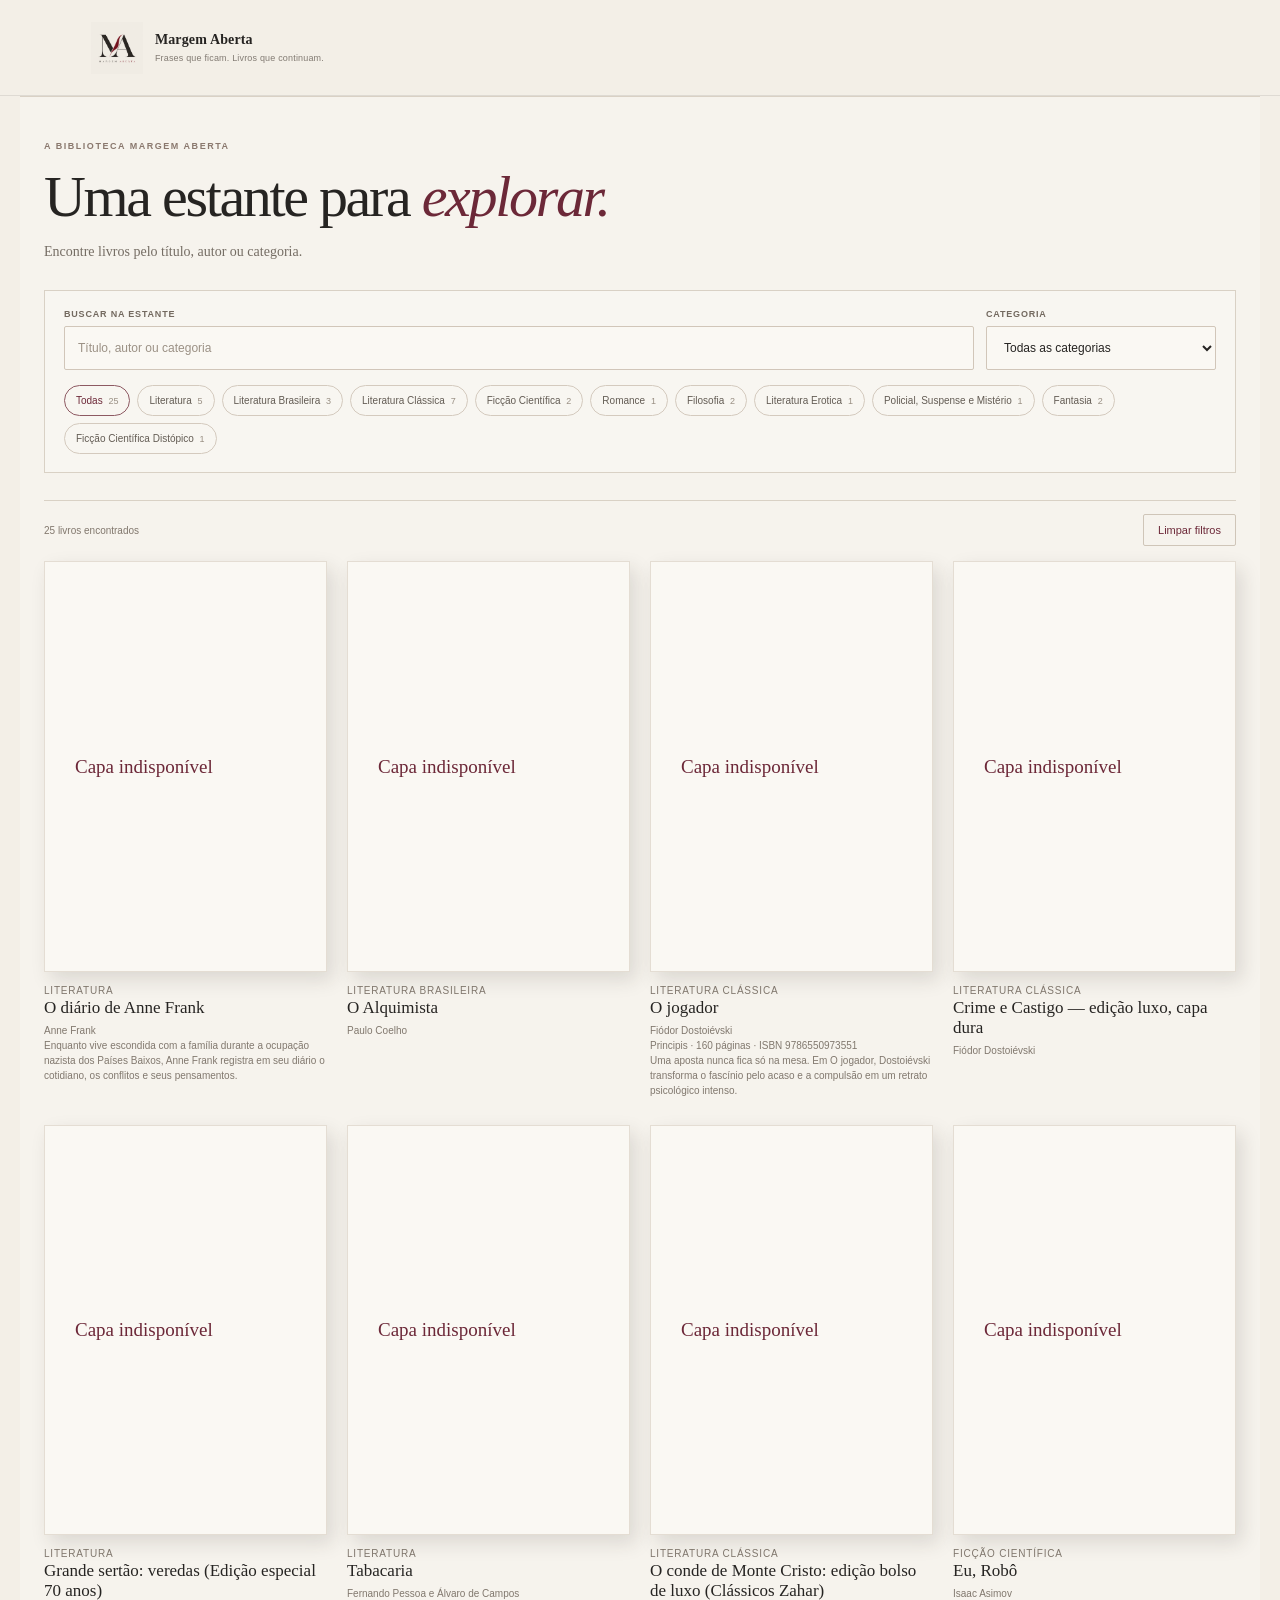
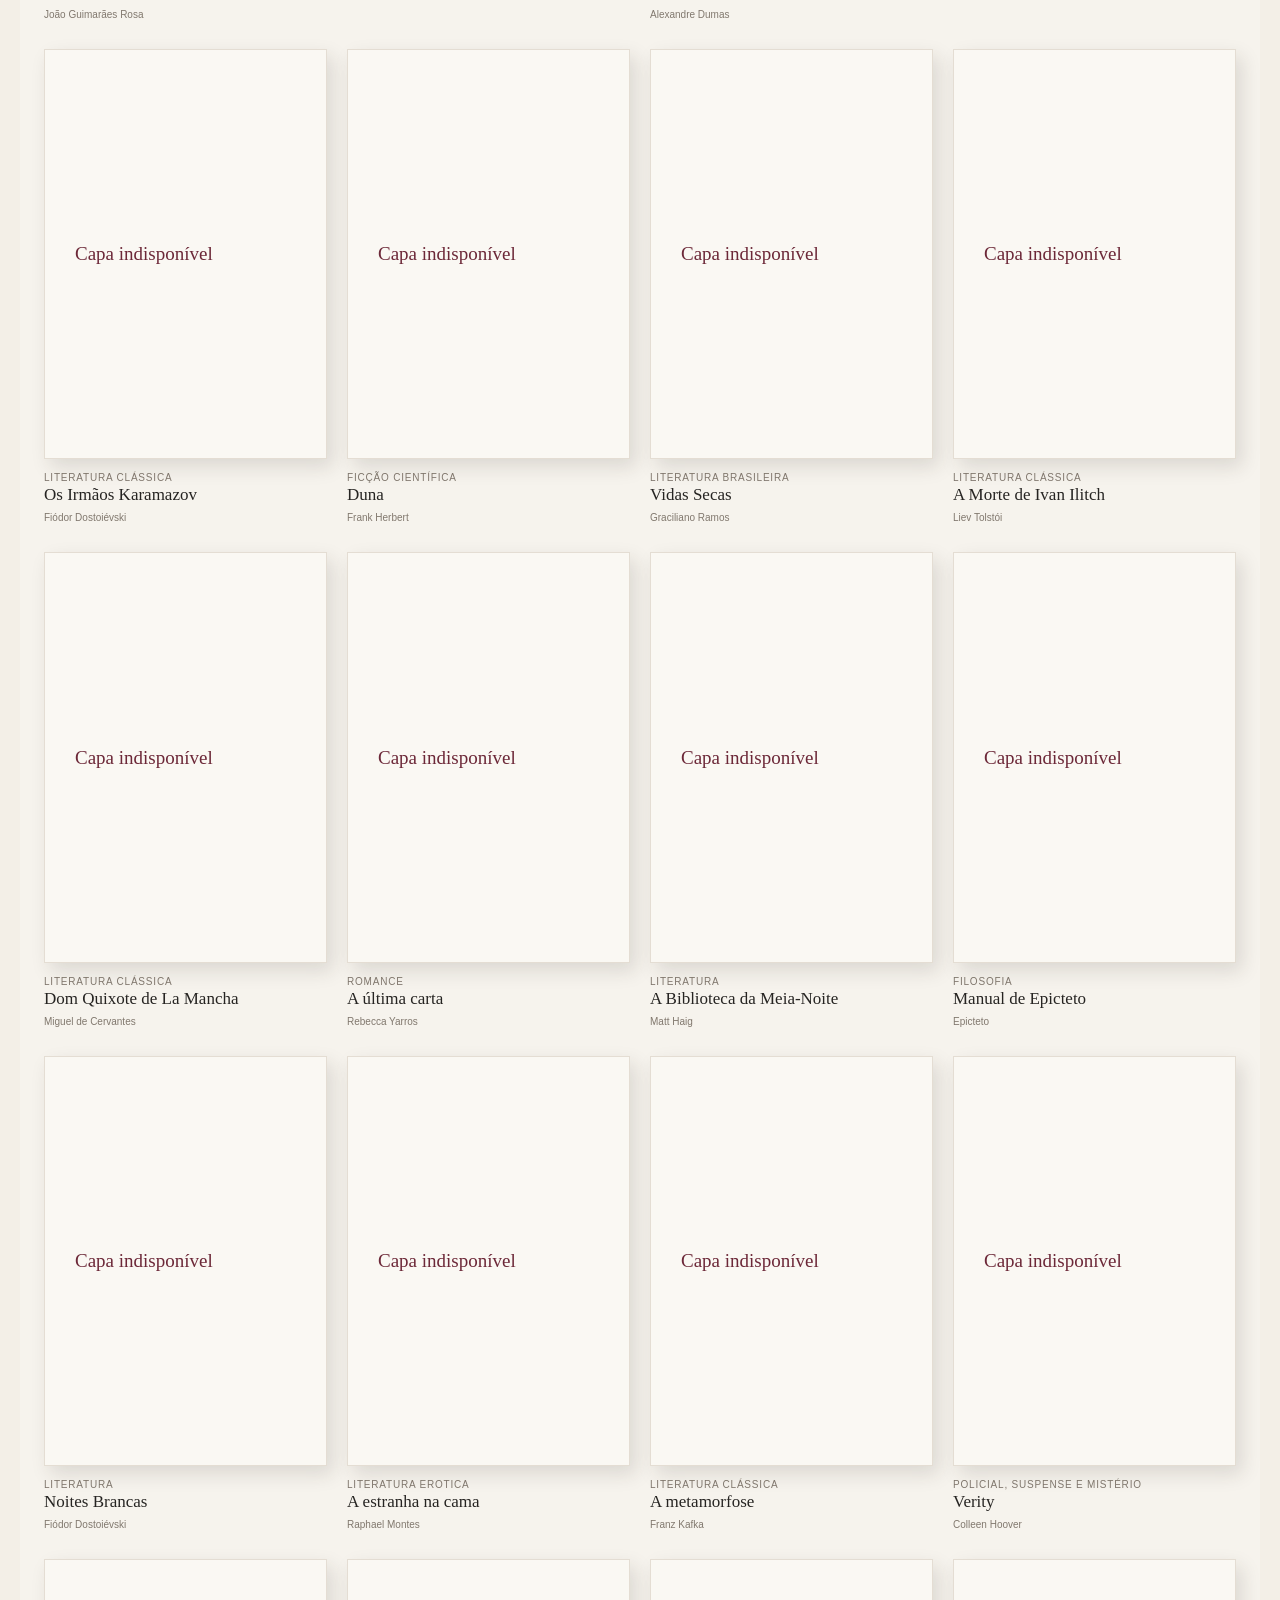
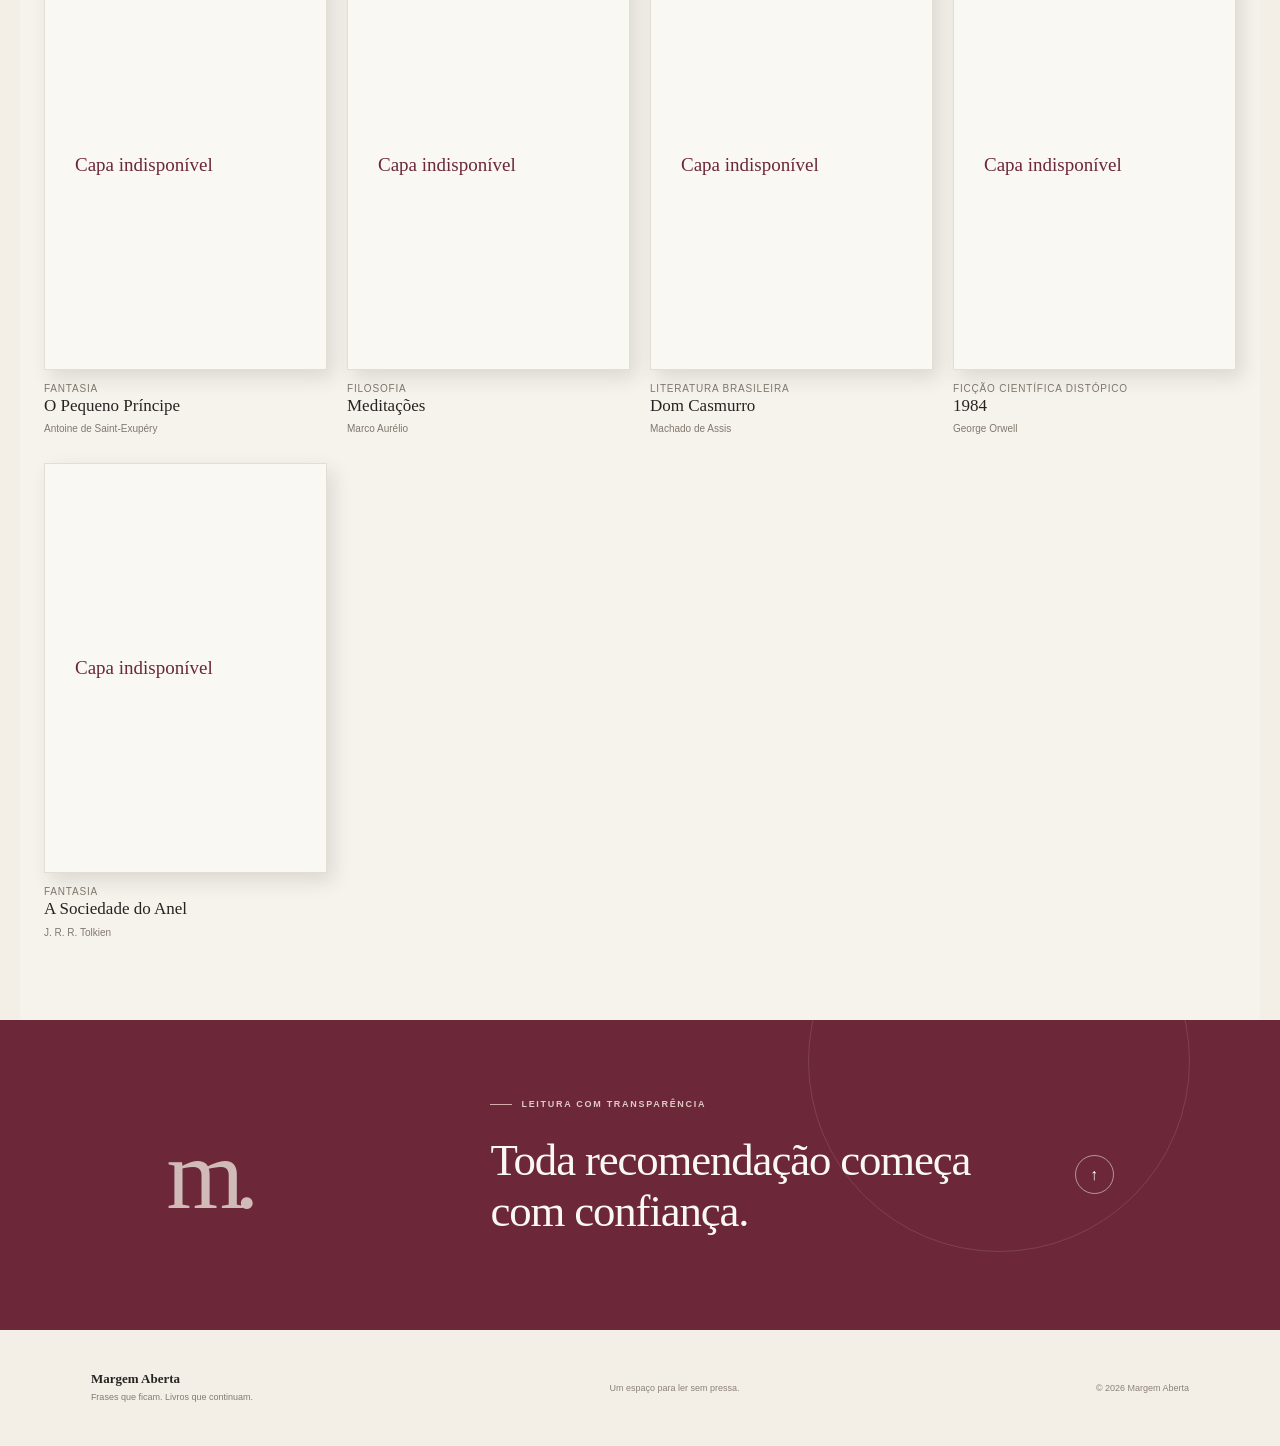
<file: index.html>
<!doctype html>
<html lang="pt-BR">
<head>
  <meta charset="utf-8">
  <meta name="viewport" content="width=device-width, initial-scale=1">
  <meta name="theme-color" content="#f3efe7">
  <meta name="description" content="Margem Aberta: literatura, ideias e livros para continuar a conversa depois da leitura.">
  <title>Margem Aberta — Frases que ficam. Livros que continuam.</title>
  <link rel="stylesheet" href="styles.css">
  <script src="script.js" defer></script>
</head>
<body>
  <a class="skip-link" href="#conteudo">Ir para o conteúdo</a>

  <header class="site-header" id="inicio">
    <div class="brand">
      <img class="brand-logo" src="brand-logo-paper.png" alt="">
      <span class="brand-copy">
        <strong>Margem Aberta</strong>
        <small>Frases que ficam. Livros que continuam.</small>
      </span>
    </div>
  </header>

  <main id="conteudo">

    <section class="books-section catalog compact-layout" id="biblioteca" aria-labelledby="books-title">
      <div class="section-head">
        <p class="eyebrow">A biblioteca Margem Aberta</p>
        <h1 id="books-title">Uma estante para <em>explorar.</em></h1>
        <p class="lede">Encontre livros pelo título, autor ou categoria.</p>
      </div>

      <div class="compact-filters" role="search" aria-label="Buscar e filtrar livros">
        <div class="toolbar">
          <div class="search-field">
            <label for="book-search">Buscar na estante</label>
            <input id="book-search" class="search-input" type="search" data-query placeholder="Título, autor ou categoria" autocomplete="off">
          </div>
          <div class="filter-control">
            <label class="filter-label" for="category-filter">Categoria</label>
            <select class="category-select" id="category-filter" data-category-select></select>
          </div>
        </div>
        <div class="category-chips" data-category-chips role="group" aria-label="Filtrar por categoria"></div>
      </div>

      <div class="results">
        <div class="results-heading">
          <p class="results-count" data-count aria-live="polite"></p>
          <button type="button" class="clear-button" data-clear>Limpar filtros</button>
        </div>
        <div class="book-grid" data-grid></div>
        <p class="empty-state" data-empty role="status">Nenhum livro encontrado. Tente outro título, autor ou categoria.</p>
      </div>
    </section>

    <section class="care-section" id="cuidado" aria-labelledby="care-title">
      <div class="care-mark" aria-hidden="true">m.</div>
      <div class="care-copy">
        <p class="eyebrow eyebrow-light"><span></span> LEITURA COM TRANSPARÊNCIA</p>
        <h2 id="care-title">Toda recomendação começa com confiança.</h2>
      </div>
      <a class="care-link" href="#inicio" aria-label="Voltar ao início"><span aria-hidden="true">↑</span></a>
    </section>
  </main>

  <footer class="site-footer">
    <a class="footer-brand" href="#inicio">Margem Aberta<span>Frases que ficam. Livros que continuam.</span></a>
    <p>Um espaço para ler sem pressa.</p>
    <small>© <span id="current-year">2026</span> Margem Aberta</small>
  </footer>
</body>
</html>
</file>
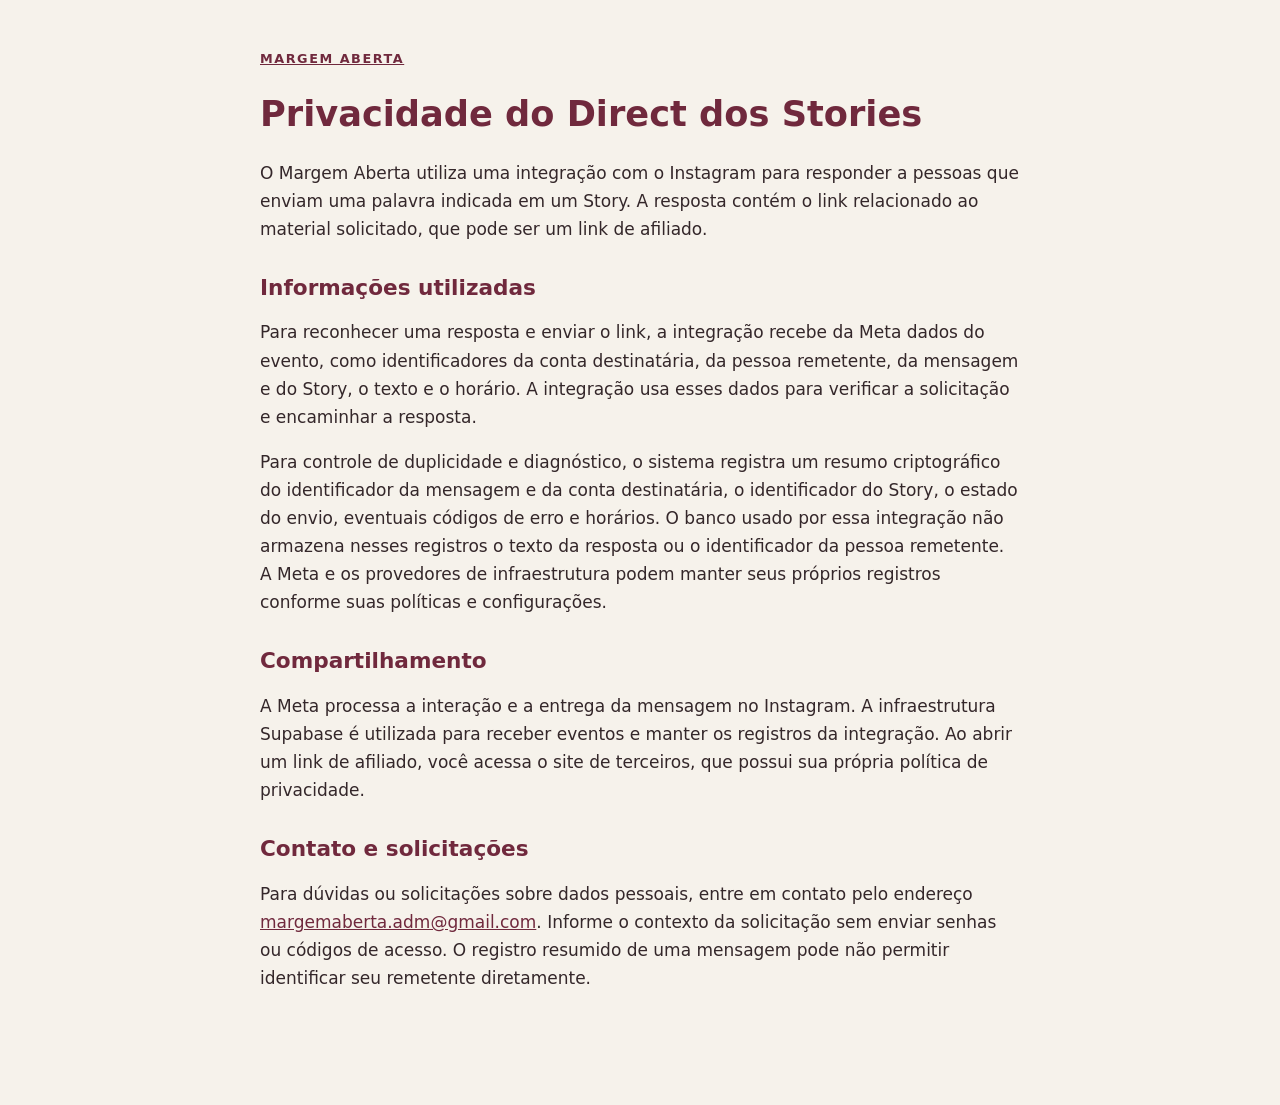
<file: privacidade.html>
<!doctype html>
<html lang="pt-BR">
<head>
  <meta charset="utf-8">
  <meta name="viewport" content="width=device-width, initial-scale=1">
  <meta name="description" content="Informações sobre a privacidade nas respostas automáticas aos Stories do Margem Aberta.">
  <title>Privacidade do Direct | Margem Aberta</title>
  <style>
    body{margin:0;background:#f6f2eb;color:#34272a;font:17px/1.65 system-ui,sans-serif}
    main{max-width:760px;margin:3rem auto;padding:0 1.5rem 3rem}
    h1,h2{color:#70293d;line-height:1.2} h1{font-size:2.2rem} h2{margin-top:2rem;font-size:1.35rem}
    a{color:#70293d} .brand{font-weight:700;letter-spacing:.12em;text-transform:uppercase;font-size:.8rem}
  </style>
</head>
<body>
  <main>
    <p class="brand"><a href="/">Margem Aberta</a></p>
    <h1>Privacidade do Direct dos Stories</h1>
    <p>O Margem Aberta utiliza uma integração com o Instagram para responder a pessoas que enviam uma palavra indicada em um Story. A resposta contém o link relacionado ao material solicitado, que pode ser um link de afiliado.</p>
    <h2>Informações utilizadas</h2>
    <p>Para reconhecer uma resposta e enviar o link, a integração recebe da Meta dados do evento, como identificadores da conta destinatária, da pessoa remetente, da mensagem e do Story, o texto e o horário. A integração usa esses dados para verificar a solicitação e encaminhar a resposta.</p>
    <p>Para controle de duplicidade e diagnóstico, o sistema registra um resumo criptográfico do identificador da mensagem e da conta destinatária, o identificador do Story, o estado do envio, eventuais códigos de erro e horários. O banco usado por essa integração não armazena nesses registros o texto da resposta ou o identificador da pessoa remetente. A Meta e os provedores de infraestrutura podem manter seus próprios registros conforme suas políticas e configurações.</p>
    <h2>Compartilhamento</h2>
    <p>A Meta processa a interação e a entrega da mensagem no Instagram. A infraestrutura Supabase é utilizada para receber eventos e manter os registros da integração. Ao abrir um link de afiliado, você acessa o site de terceiros, que possui sua própria política de privacidade.</p>
    <h2>Contato e solicitações</h2>
    <p>Para dúvidas ou solicitações sobre dados pessoais, entre em contato pelo endereço <a href="mailto:margemaberta.adm@gmail.com">margemaberta.adm@gmail.com</a>. Informe o contexto da solicitação sem enviar senhas ou códigos de acesso. O registro resumido de uma mensagem pode não permitir identificar seu remetente diretamente.</p>
  </main>
</body>
</html>
</file>
<file: styles.css>
:root {
  color-scheme: light;
  --paper: #f3efe7;
  --paper-light: #faf8f3;
  --ink: #262422;
  --wine: #6c2838;
  --muted: #827b73;
  --line: #d9d1c5;
  --serif: Georgia, "Times New Roman", serif;
  --sans: "Segoe UI", Arial, sans-serif;
}

* { box-sizing: border-box; }
html { scroll-behavior: smooth; }
body {
  margin: 0;
  color: var(--ink);
  background: var(--paper);
  font-family: var(--sans);
  -webkit-font-smoothing: antialiased;
}
a { color: inherit; }
a:focus-visible, button:focus-visible { outline: 2px solid var(--wine); outline-offset: 5px; }
.skip-link { position: fixed; z-index: 10; top: 10px; left: 10px; padding: 10px 14px; transform: translateY(-150%); color: white; background: var(--wine); }
.skip-link:focus { transform: translateY(0); }

.site-header {
  position: relative;
  z-index: 2;
  display: flex;
  min-height: 96px;
  align-items: center;
  justify-content: space-between;
  padding: 0 clamp(24px, 7.1vw, 112px);
  border-bottom: 1px solid rgba(38, 36, 34, .1);
}
.brand { display: inline-flex; align-items: center; gap: 12px; text-decoration: none; }
.brand-logo { display: block; width: 52px; height: 52px; object-fit: contain; background: var(--paper); }
.brand-copy, .footer-brand { display: grid; gap: 4px; }
.brand-copy strong { font: 600 14px/1.2 var(--serif); letter-spacing: .01em; }
.brand-copy small { color: var(--muted); font-size: 9px; letter-spacing: .02em; }
.site-nav { display: flex; align-items: center; gap: clamp(22px, 3.5vw, 52px); }
.site-nav a { color: #625c55; font-size: 11px; text-decoration: none; transition: color .2s ease; }
.site-nav a:hover { color: var(--wine); }
.site-nav .nav-cta { padding: 12px 15px; border: 1px solid #cfc5b8; color: var(--ink); }
.nav-cta span { padding-left: 15px; color: var(--wine); }
.menu-toggle { display: none; }

.hero {
  position: relative;
  display: grid;
  min-height: min(660px, calc(100svh - 96px));
  grid-template-columns: minmax(0, 1fr) minmax(300px, .88fr);
  align-items: center;
  gap: 8vw;
  padding: 72px clamp(24px, 10vw, 158px) 92px clamp(24px, 13vw, 200px);
  overflow: hidden;
}
.hero-copy { position: relative; z-index: 1; max-width: 570px; }
.eyebrow { display: flex; align-items: center; gap: 9px; margin: 0 0 26px; color: #746b61; font-size: 9px; font-weight: 600; letter-spacing: .19em; }
.eyebrow > span { display: inline-block; width: 22px; height: 1px; background: var(--wine); }
h1, h2, h3, p { margin-top: 0; }
h1 { max-width: 610px; margin-bottom: 22px; font: 400 clamp(45px, 6vw, 82px)/1.02 var(--serif); letter-spacing: -.045em; }
h1 em { color: var(--wine); font-weight: 400; }
.hero-intro { max-width: 385px; margin-bottom: 32px; color: #716a62; font: 15px/1.8 var(--serif); }
.text-link { display: inline-flex; align-items: center; gap: 18px; padding: 0 0 8px; border-bottom: 1px solid #a98d84; color: var(--wine); font-size: 11px; font-weight: 600; text-decoration: none; }
.text-link span { font-size: 15px; transition: transform .2s ease; }
.text-link:hover span { transform: translateY(3px); }
.hero-art { position: relative; display: grid; min-height: 390px; place-items: center; isolation: isolate; }
.hero-art::before { position: absolute; z-index: -1; width: min(35vw, 430px); aspect-ratio: 1; border: 1px solid rgba(108, 40, 56, .15); border-radius: 50%; content: ""; }
.hero-art::after { position: absolute; z-index: -1; width: min(26vw, 320px); aspect-ratio: 1; border: 1px solid rgba(108, 40, 56, .12); border-radius: 50%; content: ""; }
.art-orbit { position: absolute; border-radius: 50%; background: var(--wine); }
.art-orbit-one { top: 14%; right: 14%; width: 7px; height: 7px; }
.art-orbit-two { bottom: 18%; left: 13%; width: 5px; height: 5px; background: #a47579; }
.paper-card { position: relative; display: flex; width: clamp(220px, 25vw, 310px); aspect-ratio: .74; flex-direction: column; padding: 35px 31px; transform: rotate(-5deg); border: 1px solid #e1d7ca; background: var(--paper-light); box-shadow: 16px 20px 50px rgba(57, 43, 34, .12); }
.paper-card::before { position: absolute; top: 0; right: 24px; width: 1px; height: 100%; background: rgba(108, 40, 56, .12); content: ""; }
.paper-kicker { color: #898076; font-size: 8px; letter-spacing: .17em; }
.paper-rule { width: 28px; height: 1px; margin-top: 18px; background: var(--wine); }
.paper-lines { display: grid; gap: 13px; margin-top: auto; margin-bottom: 61px; }
.paper-lines i { display: block; width: 86%; height: 1px; background: #dcd4c9; }
.paper-lines i:nth-child(2) { width: 71%; }
.paper-lines i:nth-child(3) { width: 80%; }
.paper-lines i:nth-child(4) { width: 53%; }
.paper-stamp { position: absolute; right: 43px; bottom: 32px; color: #9c7274; font: 28px/1 var(--serif); }
.paper-number { position: absolute; bottom: 36px; left: 31px; color: #968d82; font-size: 7px; letter-spacing: .12em; }
.art-caption { position: absolute; right: 2%; bottom: 7%; color: #8c8277; font-size: 8px; letter-spacing: .18em; }
.hero-index { position: absolute; right: clamp(24px, 7vw, 108px); bottom: 35px; display: flex; align-items: center; gap: 8px; color: #8d857c; font-size: 8px; letter-spacing: .14em; }
.hero-index i { width: 30px; height: 1px; background: #b9aea1; }

.intro-section { display: grid; grid-template-columns: 1fr 2.5fr; gap: 9vw; padding: 90px clamp(24px, 13vw, 200px) 103px; border-top: 1px solid var(--line); }
.section-label { display: flex; gap: 18px; padding-top: 11px; color: #8a8075; font-size: 8px; letter-spacing: .16em; }
.section-label span:first-child { color: var(--wine); }
.intro-content { display: grid; grid-template-columns: minmax(0, 1fr) minmax(180px, .7fr); gap: 6vw; align-items: end; }
.intro-content h2 { max-width: 590px; margin: 0; font: 400 clamp(34px, 4vw, 53px)/1.13 var(--serif); letter-spacing: -.035em; }
.intro-detail p { margin-bottom: 23px; color: #756d64; font: 13px/1.8 var(--serif); }
.round-link, .care-link { display: grid; width: 39px; height: 39px; place-items: center; border: 1px solid #baa99e; border-radius: 50%; color: var(--wine); text-decoration: none; transition: color .2s ease, background .2s ease, transform .2s ease; }
.round-link:hover { transform: translateY(3px); color: white; background: var(--wine); }

.reading-section { display: grid; grid-template-columns: repeat(3, 1fr); padding: 0 clamp(24px, 13vw, 200px) 115px; }
.reading-card { position: relative; min-height: 245px; padding: 24px clamp(19px, 3vw, 42px) 28px 0; border-top: 1px solid #cfc6ba; }
.reading-card + .reading-card { padding-left: clamp(19px, 3vw, 42px); border-left: 1px solid var(--line); }
.reading-card.card-featured { background: rgba(250, 248, 243, .45); }
.card-number { color: #8a8177; font-size: 8px; letter-spacing: .15em; }
.card-glyph { display: block; height: 68px; margin-top: 17px; color: #9c7377; }
.glyph-quote { font: 78px/.95 var(--serif); }
.glyph-book { display: flex; align-items: center; justify-content: flex-start; gap: 4px; padding-left: 4px; }
.glyph-book i { display: block; width: 22px; height: 34px; border: 1px solid #9c7377; border-radius: 2px 5px 5px 2px; transform: skewY(-7deg); }
.glyph-book i + i { height: 41px; border-color: #6c2838; transform: skewY(7deg); }
.glyph-star { padding-top: 14px; font: 34px/1 var(--serif); }
.reading-card h3 { margin: 0 0 9px; font: 400 21px/1.2 var(--serif); }
.reading-card p { max-width: 250px; margin-bottom: 0; color: #7c746a; font-size: 11px; line-height: 1.7; }
.card-line { position: absolute; right: clamp(19px, 3vw, 42px); bottom: 0; left: 0; width: 27px; height: 2px; background: var(--wine); }
.reading-card + .reading-card .card-line { left: clamp(19px, 3vw, 42px); }

.books-section { padding: 83px clamp(24px, 13vw, 200px) 100px; border-top: 1px solid var(--line); background: rgba(250, 248, 243, .5); }
.books-heading { display: grid; grid-template-columns: 1fr 2.5fr; margin-bottom: 38px; }
.books-heading .section-label { align-self: start; }
.books-intro h2 { max-width: 100%; margin: 0 0 10px; font: 400 clamp(34px, 4vw, 50px)/1.13 var(--serif); letter-spacing: -.035em; }
.books-intro p { margin: 0 0 8px; color: #756d64; font: 13px/1.75 var(--serif); }
.books-intro small { color: #91877c; font-size: 9px; letter-spacing: .015em; }
.book-grid { display: grid; grid-template-columns: repeat(5, minmax(0, 1fr)); gap: clamp(11px, 1.7vw, 23px); }
.book-card { min-width: 0; }
.book-cover { position: relative; display: flex; aspect-ratio: .69; flex-direction: column; justify-content: space-between; overflow: hidden; padding: 17px 15px 14px; box-shadow: 6px 8px 18px rgba(45, 36, 29, .13); isolation: isolate; }
.book-cover::before, .book-cover::after { position: absolute; z-index: -1; content: ""; }
.book-cover::before { inset: 8px; border: 1px solid rgba(255, 255, 255, .28); }
.book-cover::after { right: -25%; bottom: 16%; width: 78%; aspect-ratio: 1; border: 1px solid rgba(255, 255, 255, .22); border-radius: 50%; }
.cover-left-dark { color: #f4eee2; background: radial-gradient(ellipse at 76% 74%, rgba(164, 117, 121, .65), transparent 42%), #38353a; }
.cover-kindred { color: #f8eee2; background: radial-gradient(ellipse at 0% 70%, rgba(105, 48, 46, .48), transparent 48%), #a95943; }
.cover-meditations { color: #f3eee3; background: radial-gradient(ellipse at 95% 26%, rgba(165, 154, 124, .55), transparent 35%), #515c60; }
.cover-bras { color: #f7f0e4; background: radial-gradient(ellipse at 80% 20%, rgba(185, 151, 105, .45), transparent 38%), #596550; }
.cover-stranger { color: #332c27; background: radial-gradient(ellipse at 10% 75%, rgba(245, 228, 190, .65), transparent 45%), #c5a76e; }
.cover-stranger::before { border-color: rgba(51, 44, 39, .25); }
.cover-stranger::after { border-color: rgba(51, 44, 39, .22); }
.cover-edition, .cover-foot { position: relative; z-index: 1; font-size: 6px; font-weight: 600; letter-spacing: .13em; line-height: 1.5; }
.cover-title { position: relative; z-index: 1; display: block; max-width: 95%; margin: auto 0 10px; font: 400 clamp(16px, 1.7vw, 24px)/1.08 var(--serif); letter-spacing: -.025em; }
.cover-author { position: relative; z-index: 1; display: block; max-width: 90%; margin-bottom: 20px; font: 10px/1.4 var(--serif); }
.cover-foot { padding-top: 8px; border-top: 1px solid currentColor; opacity: .77; }
.book-info { padding-top: 12px; }
.book-info > span { display: block; min-height: 14px; margin-bottom: 5px; color: #8b776d; font-size: 8px; letter-spacing: .08em; text-transform: uppercase; }
.book-info h3 { margin: 0 0 5px; font: 400 15px/1.2 var(--serif); }
.book-info p { margin: 0; color: #81786e; font-size: 10px; line-height: 1.5; }

.care-section { position: relative; display: grid; min-height: 310px; grid-template-columns: 1fr 2fr auto; gap: 5vw; align-items: center; padding: 60px clamp(24px, 13vw, 200px); overflow: hidden; color: var(--paper-light); background: var(--wine); }
.care-section::after { position: absolute; top: -150px; right: 7%; width: 380px; height: 380px; border: 1px solid rgba(243, 239, 231, .13); border-radius: 50%; content: ""; }
.care-mark { color: rgba(243, 239, 231, .74); font: 100px/.8 var(--serif); letter-spacing: -.1em; }
.care-copy { position: relative; z-index: 1; max-width: 570px; }
.eyebrow-light { color: #dfc9c5; }
.eyebrow-light > span { background: #d6aca9; }
.care-copy h2 { max-width: 540px; margin-bottom: 14px; font: 400 clamp(30px, 3.5vw, 45px)/1.12 var(--serif); letter-spacing: -.025em; }
.care-copy > p:last-child { max-width: 460px; margin-bottom: 0; color: #e4d5d1; font: 12px/1.8 var(--serif); }
.care-link { position: relative; z-index: 1; color: white; border-color: rgba(255, 255, 255, .5); }
.care-link:hover { transform: translateY(-3px); background: rgba(255, 255, 255, .12); }

.site-footer { display: flex; min-height: 116px; align-items: center; justify-content: space-between; gap: 20px; padding: 25px clamp(24px, 7.1vw, 112px); }
.footer-brand { color: var(--ink); font: 600 13px/1.2 var(--serif); text-decoration: none; }
.footer-brand span { color: var(--muted); font: 9px/1.4 var(--sans); }
.site-footer p, .site-footer small { margin: 0; color: #8a8178; font-size: 9px; }

@media (max-width: 850px) {
  .hero { gap: 3vw; padding-left: 8vw; padding-right: 7vw; }
  .hero-art { min-height: 330px; }
  .intro-section { grid-template-columns: .65fr 2fr; gap: 4vw; padding-left: 8vw; padding-right: 8vw; }
  .intro-content { grid-template-columns: 1fr; gap: 20px; }
  .intro-detail { max-width: 430px; }
  .reading-section { padding-right: 8vw; padding-left: 8vw; }
  .books-section { padding-right: 8vw; padding-left: 8vw; }
  .books-heading { grid-template-columns: .65fr 2fr; gap: 4vw; }
  .book-grid { grid-template-columns: repeat(3, minmax(0, 1fr)); gap: 22px 16px; }
  .cover-title { font-size: clamp(18px, 2.6vw, 23px); }
  .care-section { grid-template-columns: .45fr 2fr auto; padding-right: 8vw; padding-left: 8vw; }
  .care-mark { font-size: 75px; }
}
@media (max-width: 620px) {
  .site-header { min-height: 77px; padding: 0 22px; }
  .brand-logo { width: 46px; height: 46px; }
  .brand-copy strong { font-size: 13px; }
  .brand-copy small { font-size: 8px; }
  .menu-toggle { display: grid; width: 40px; height: 40px; align-content: center; justify-items: center; gap: 6px; border: 1px solid #d5cabe; border-radius: 50%; background: transparent; }
  .menu-toggle span { width: 15px; height: 1px; background: var(--wine); transition: transform .2s ease; }
  .menu-toggle[aria-expanded="true"] span:first-child { transform: translateY(3.5px) rotate(45deg); }
  .menu-toggle[aria-expanded="true"] span:last-child { transform: translateY(-3.5px) rotate(-45deg); }
  .site-nav { position: absolute; top: calc(100% - 1px); right: 0; left: 0; display: none; align-items: stretch; gap: 0; padding: 8px 22px 18px; border-bottom: 1px solid var(--line); background: var(--paper); }
  .site-nav.is-open { display: grid; }
  .site-nav a { padding: 15px 2px; border-bottom: 1px solid rgba(38, 36, 34, .08); }
  .site-nav .nav-cta { margin-top: 12px; padding: 13px; border: 1px solid #cfc5b8; }
  .hero { min-height: 0; grid-template-columns: 1fr; gap: 12px; padding: 73px 25px 85px; }
  .eyebrow { margin-bottom: 20px; font-size: 8px; }
  h1 { max-width: 440px; font-size: clamp(47px, 13vw, 67px); }
  .hero-intro { max-width: 350px; font-size: 14px; }
  .hero-art { min-height: 290px; margin-top: 8px; }
  .hero-art::before { width: 275px; }
  .hero-art::after { width: 205px; }
  .paper-card { width: 207px; }
  .art-caption { right: 4%; bottom: 3%; }
  .hero-index { right: 25px; bottom: 25px; }
  .intro-section { grid-template-columns: 1fr; gap: 29px; padding: 56px 25px 65px; }
  .section-label { gap: 14px; }
  .intro-content { gap: 19px; }
  .intro-content h2 { font-size: 40px; }
  .intro-detail p { font-size: 13px; }
  .reading-section { grid-template-columns: 1fr; padding: 0 25px 70px; }
  .reading-card { min-height: 0; padding: 22px 0 27px; }
  .reading-card + .reading-card { padding: 22px 0 27px; border-left: 0; }
  .card-glyph { height: 58px; margin-top: 14px; }
  .glyph-quote { font-size: 68px; }
  .glyph-star { padding-top: 9px; }
  .reading-card h3 { font-size: 20px; }
  .reading-card p { max-width: 340px; }
  .card-line, .reading-card + .reading-card .card-line { left: 0; }
  .books-section { padding: 55px 25px 70px; }
  .books-heading { grid-template-columns: 1fr; gap: 25px; margin-bottom: 27px; }
  .books-intro h2 { font-size: 39px; }
  .book-grid { grid-template-columns: repeat(2, minmax(0, 1fr)); gap: 26px 16px; }
  .book-cover { padding: 14px 12px 12px; }
  .cover-title { font-size: clamp(18px, 6vw, 25px); }
  .cover-author { font-size: 9px; }
  .book-info h3 { font-size: 15px; }
  .care-section { min-height: 0; grid-template-columns: 1fr auto; gap: 16px; padding: 43px 25px 48px; }
  .care-mark { grid-column: 1 / -1; font-size: 60px; }
  .care-copy h2 { font-size: 35px; }
  .care-link { align-self: end; margin-bottom: 2px; }
  .site-footer { display: grid; grid-template-columns: 1fr auto; gap: 15px; padding: 24px 25px; }
  .site-footer p { grid-column: 1; grid-row: 2; }
  .site-footer small { grid-column: 2; grid-row: 2; }
}
@media (prefers-reduced-motion: reduce) {
  html { scroll-behavior: auto; }
  *, *::before, *::after { scroll-behavior: auto !important; transition-duration: .01ms !important; animation-duration: .01ms !important; }
}


/* Estante com busca e filtros compactos */
.books-section.catalog {
  max-width: 1240px;
  margin: 0 auto;
  padding: 44px 24px 80px;
}
.catalog > .section-head { margin-bottom: 27px; }
.catalog .eyebrow {
  display: block;
  margin: 0 0 15px;
  color: #8a786e;
  font-size: 9px;
  font-weight: 600;
  letter-spacing: .17em;
  text-transform: uppercase;
}
.catalog h1 {
  margin-bottom: 11px;
  font: 400 clamp(36px, 4.8vw, 58px)/1.08 var(--serif);
  letter-spacing: -.04em;
}
.catalog h1 em { color: var(--wine); font-weight: 400; }
.catalog .lede {
  max-width: 560px;
  margin-bottom: 0;
  color: #756d64;
  font: 14px/1.7 var(--serif);
}
.compact-filters {
  margin-bottom: 27px;
  padding: 18px 19px;
  border: 1px solid var(--line);
  background: rgba(250, 248, 243, .72);
}
.toolbar { display: flex; align-items: end; gap: 12px; }
.search-field { display: grid; flex: 1; gap: 7px; }
.search-field label, .filter-label {
  color: #73695f;
  font-size: 9px;
  font-weight: 600;
  letter-spacing: .09em;
  text-transform: uppercase;
}
.search-input, .category-select {
  width: 100%;
  min-height: 44px;
  padding: 0 13px;
  border: 1px solid #d1c6b9;
  border-radius: 2px;
  color: var(--ink);
  background: var(--paper-light);
  font-size: 12px;
}
.search-input::placeholder { color: #9b9185; }
.category-select { cursor: pointer; }
.filter-control { display: grid; min-width: 230px; gap: 7px; }
.category-chips { display: flex; flex-wrap: wrap; gap: 7px; margin: 15px 0 0; }
.category-chip {
  min-height: 31px;
  padding: 0 11px;
  border: 1px solid #d4cabe;
  border-radius: 999px;
  color: #635c54;
  background: transparent;
  cursor: pointer;
  font-size: 10px;
}
.category-chip[aria-pressed="true"] {
  border-color: #8d5962;
  color: var(--wine);
  background: var(--wine-soft);
}
.category-count { margin-left: 3px; color: #988e82; font-size: 9px; }
.results-heading {
  display: flex;
  align-items: center;
  justify-content: space-between;
  gap: 12px;
  margin: 27px 0 15px;
  padding-top: 13px;
  border-top: 1px solid var(--line);
}
.results-count { margin: 0; color: #81776d; font-size: 10px; }
.clear-button {
  min-height: 44px;
  padding: 0 14px;
  border: 1px solid #cfc5b8;
  border-radius: 2px;
  color: var(--wine);
  background: transparent;
  cursor: pointer;
  font-size: 11px;
}
.results-heading .clear-button { min-height: 32px; }
.book-grid {
  display: grid;
  grid-template-columns: repeat(4, minmax(0, 1fr));
  gap: 27px 20px;
}
.book-card { min-width: 0; }
.book-cover {
  position: relative;
  display: grid;
  place-items: center;
  aspect-ratio: .69;
  overflow: hidden;
  padding: 10px;
  border: 1px solid #e4ddd3;
  color: inherit;
  background: var(--paper-light);
  box-shadow: 6px 8px 18px rgba(45, 36, 29, .13);
  text-decoration: none;
}
.book-cover::before, .book-cover::after { content: none; }
.book-cover img {
  display: block;
  width: 100%;
  height: 100%;
  object-fit: contain;
  object-position: center;
  transition: transform .35s ease;
}
.book-cover:hover img { transform: scale(1.035); }
.cover-missing {
  display: grid;
  place-items: center;
  padding: 20px;
  color: var(--wine);
  font: 19px/1.25 var(--serif);
  text-align: center;
}
.book-info { padding-top: 11px; }
.book-category {
  margin: 0 0 5px;
  color: #8b776d;
  font-size: 8px;
  letter-spacing: .08em;
  text-transform: uppercase;
}
.book-info h2 { margin: 0 0 5px; font: 400 17px/1.2 var(--serif); }
.book-author { margin: 0; color: #81786e; font-size: 10px; line-height: 1.5; }
.empty-state {
  display: none;
  margin: 34px 0;
  padding: 28px;
  border: 1px solid var(--line);
  color: #756d64;
  background: var(--paper-light);
  text-align: center;
  font: 15px/1.6 var(--serif);
}
.empty-state.is-visible { display: block; }

@media (max-width: 980px) {
  .book-grid { grid-template-columns: repeat(3, minmax(0, 1fr)); }
}
@media (max-width: 680px) {
  .books-section.catalog { padding: 35px 18px 58px; }
  .toolbar { display: grid; grid-template-columns: 1fr; }
  .filter-control { min-width: 0; }
  .category-chips {
    flex-wrap: nowrap;
    overflow-x: auto;
    padding-bottom: 5px;
    scrollbar-width: thin;
  }
  .category-chip { flex: 0 0 auto; }
  .book-grid { grid-template-columns: repeat(2, minmax(0, 1fr)); gap: 23px 13px; }
  .book-info h2 { font-size: 15px; }
}
</file>
